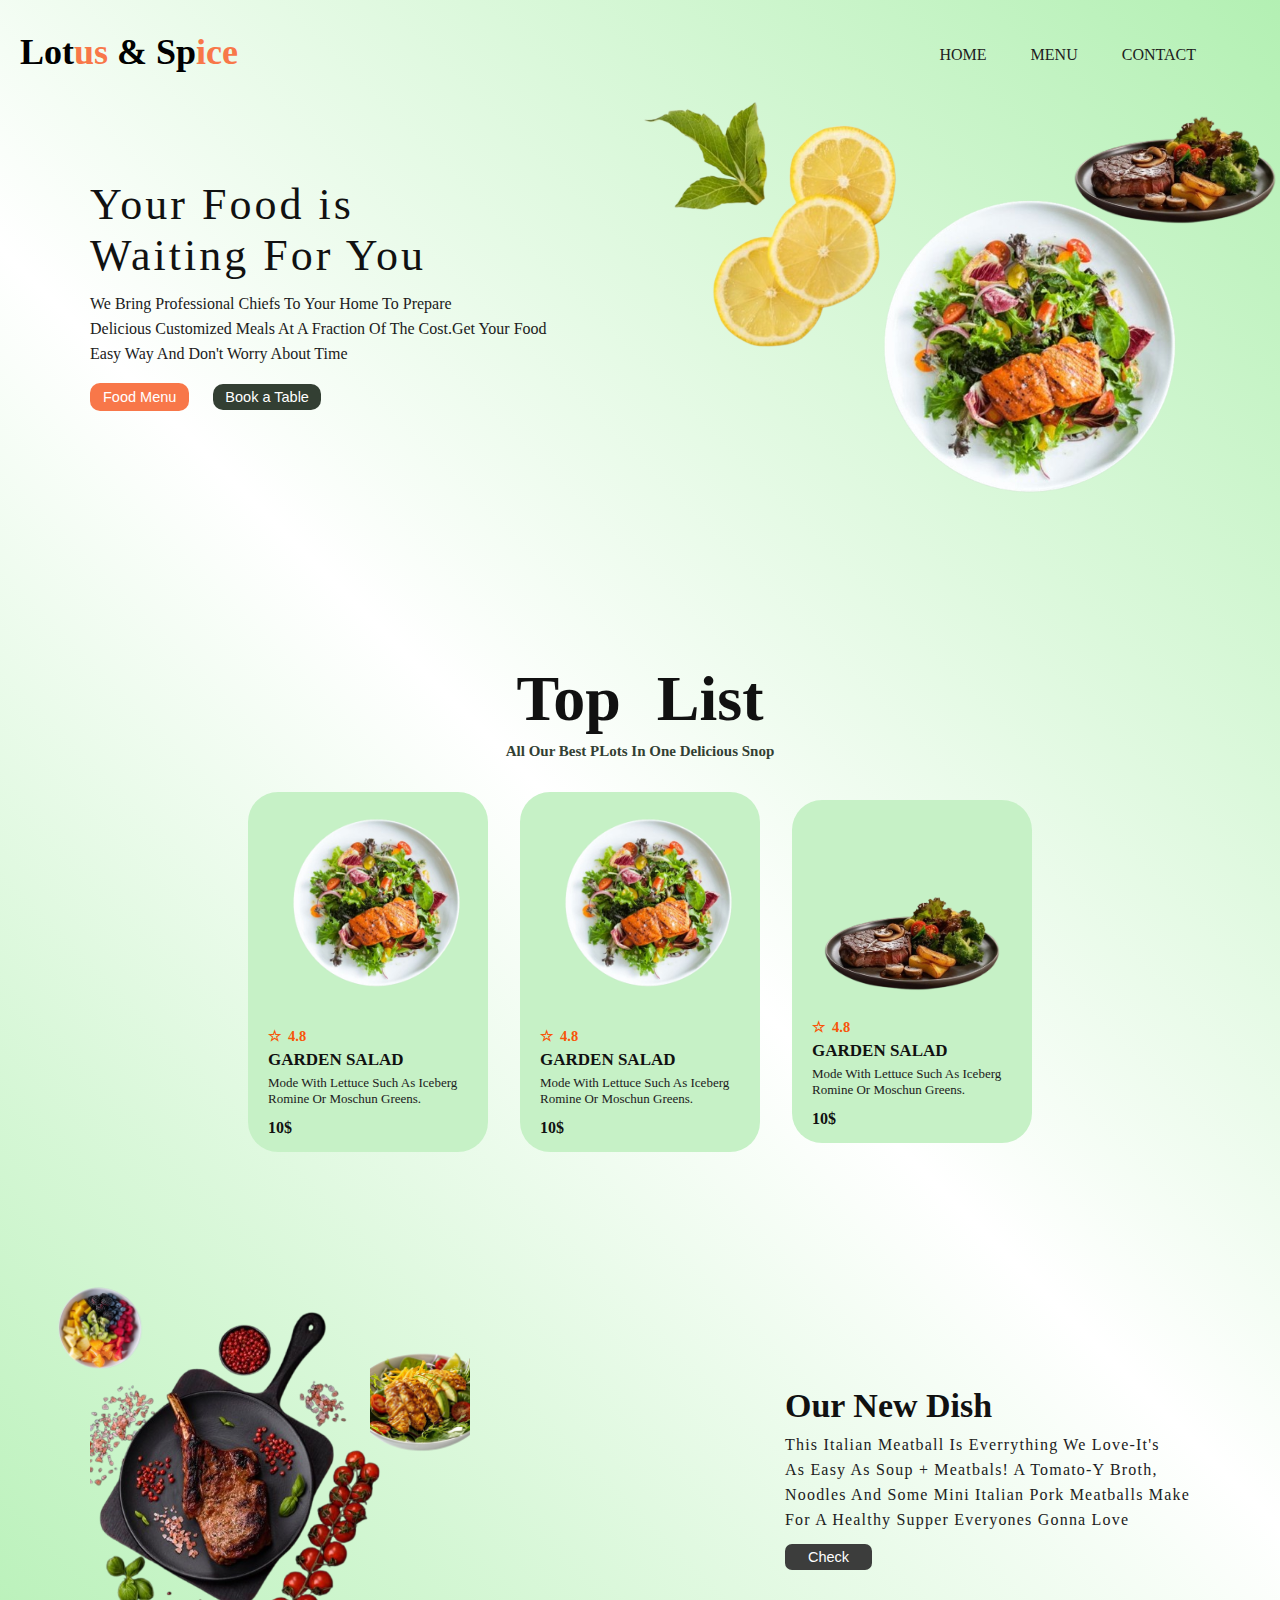
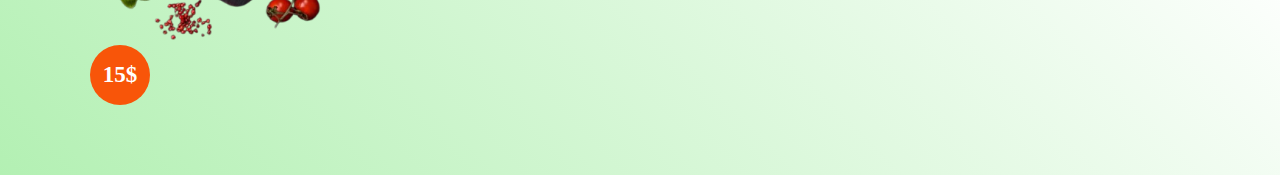
<file: index.html>
<!DOCTYPE html>
<html lang="en">
<head>
    <meta charset="UTF-8">
    <meta name="viewport" content="width=device-width, initial-scale=1.0">
    <meta name="author" content="Blackhat">
    <title>Document</title>
    <link rel="stylesheet" href="style.css">
    <link rel="stylesheet" href="https://cdnjs.cloudflare.com/ajax/libs/font-awesome/6.6.0/css/all.min.css" integrity="sha512-Kc323vGBEqzTmouAECnVceyQqyqdsSiqLQISBL29aUW4U/M7pSPA/gEUZQqv1cwx4OnYxTxve5UMg5GT6L4JJg==" crossorigin="anonymous" referrerpolicy="no-referrer" />
    
</head>
<body>
    <header class="header">
     
        <div class="navbar">
            <h1 class="logo">
                Lot<span class="spanner">us</span> & Sp<span class="spanner">ice</span>
            </h1>
            <div class="othernav" id="othernav">
                <!-- <i class="fa fa-times" onclick="hideMenu()"></i> -->
                <ul>
                    <li><a href="/">HOME</a></li>
                    <li><a href="menu.html">MENU</a></li>
                    <li><a href="login.html">CONTACT</a></li>
                  <!--   <li><a href="">ABOUT</a></li> -->
                    <li><a href=""><i class="fa fa-shopping-cart" aria-hidden="true"></i></a></li>
                    
                </ul>
               

            </div>
            <!-- <i class="fa fa-bars" onclick="showMenu()"></i> -->
        </div>
    </header>

    <section class="waiting">
        
            <div class="container-wait">
                <div class="p-wait">
                    <p class="wit-p">Your Food is <br> Waiting For You</p>
                    <p class="other-p">
                        We Bring Professional Chiefs To your home to prepare <br> delicious  customized meals at a fraction of the cost.get your food <br>  easy  way  and don't worry about time <br>
                    </p>
                    <div class="buttons-wait">
                        <button class="foomen"><a href="menu.html">Food Menu</a></button>
                        <button class="book"><a href="">Book a Table</a></button>
                    </div>
                </div>
                

                <div class="img-wait">
                    <div class="img">
                        <img src="Images/yeahrbg.png" alt="" width="350px" >
                        <div class="leave" >
                            <img src="Images/orange.png" alt="" width="300px">
                        </div>
                        <div class="leave2">
                            <img src="Images/imgrmbg.png" alt="" width="230px" >
                        </div>
                        
                    </div>
                </div>
            </div>


            
    
        
    </section>


    <section class="list">
        <div class="list-container">
            <h1 class="list-h">Top List</h1>
        <h5 class="list-h5">All Our Best PLots In One Delicious Snop</h5> 
        </div>
        <div class="listercont">
            <div class="foodcontainer">
                <div class="img-list">
                    <img src="Images/yeahrbg.png" alt="" width="200px">
                </div>
                <div class="starlit">
                    <p><span class="yeah">&star;</span>4.8</p></div>
                <div class="descrip-conter">
                    <h4 class="h4-h">garden salad</h4>
                    <p class="descrip-p">
                        mode with lettuce such as iceberg <br> romine or moschun greens.
                    </p>
                </div>
                <div class="pricing-list">
                    <div class="price">10&dollar;</div>
                    <div class="add-sign"><i class="fa fa-plus-circle" aria-hidden="true"></i></div>

                </div>
            </div>
            <div class="foodcontainer">
                <div class="img-list">
                    <img src="Images/yeahrbg.png" alt="" width="200px">
                </div>
                <div class="starlit"> <p><span class="yeah">&star;</span>4.8</p></div>
                <div class="descrip-conter">
                    <h4 class="h4-h">garden salad</h4>
                    <p class="descrip-p">
                        mode with lettuce such as iceberg <br> romine or moschun greens.
                    </p>
                </div>
                <div class="pricing-list">
                    <div class="price">10&dollar;</div>
                    <div class="add-sign"><i class="fa fa-plus-circle" aria-hidden="true"></i></div>

                </div>
            </div>
            <div class="foodcontainer">
                <div class="img-list">
                    <img src="Images/imgrmbg.png" alt="" width="200px" >
                </div>
                <div class="starlit"> <p><span class="yeah">&star;</span>4.8</p></div>
                <div class="descrip-conter">
                    <h4 class="h4-h">garden salad</h4>
                    <p class="descrip-p">
                        mode with lettuce such as iceberg <br> romine or moschun greens.
                    </p>
                </div>
                <div class="pricing-list">
                    <div class="price">10&dollar;</div>
                    <div class="add-sign"><i class="fa fa-plus-circle" aria-hidden="true"></i></div>

                </div>
            </div>
        </div>
        

        </div>
    
    </section>
    


<section class="newdish">

    <div class="dish-cont">

        
        <h3 class="media">New Dish</h3>
        <div class="image-dish-yeah">
            <img src="Images/steakbg.png" alt="" width="300p">
            <div class="img1"><img src="Images/fruitbg.png" alt="" width="100px"></div>
            <div class="img2"><img src="Images/saladbg.png" alt="" width="100px"></div>
            <p class="pricedish-p">15&dollar;</p>
        </div>
        
    </div>
    <div class="descrip-new-dish">
        <h5 class="h5-h5">Our new dish</h5>
        <p class="newer-dishp">This italian meatball is everrything we love-it's <br> as easy as soup + meatbals! A tomato-Y broth,<br> noodles and some mini italian pork meatballs make <br> for a healthy supper everyones gonna love</p>
        <button class="check-btn"><a href="check.html">Check</a></button>
    </div>
</section>


<section class="about">
    <div class="conneccted">
        <a href=""><i class="fa fa-facebook-square" aria-hidden="true"></i></i></a>
        <a href=""><i class="fa fa-instagram" aria-hidden="true"></i></a>
        <a href=""><i class="fa fa-linkedin" aria-hidden="true"></i></a>
        <a href=""><i class="fa fa-twitter" aria-hidden="true"></i></a>
    </div>
</section>
<!-- <script src="./script.js"></script> -->
</body>
</html>
</file>
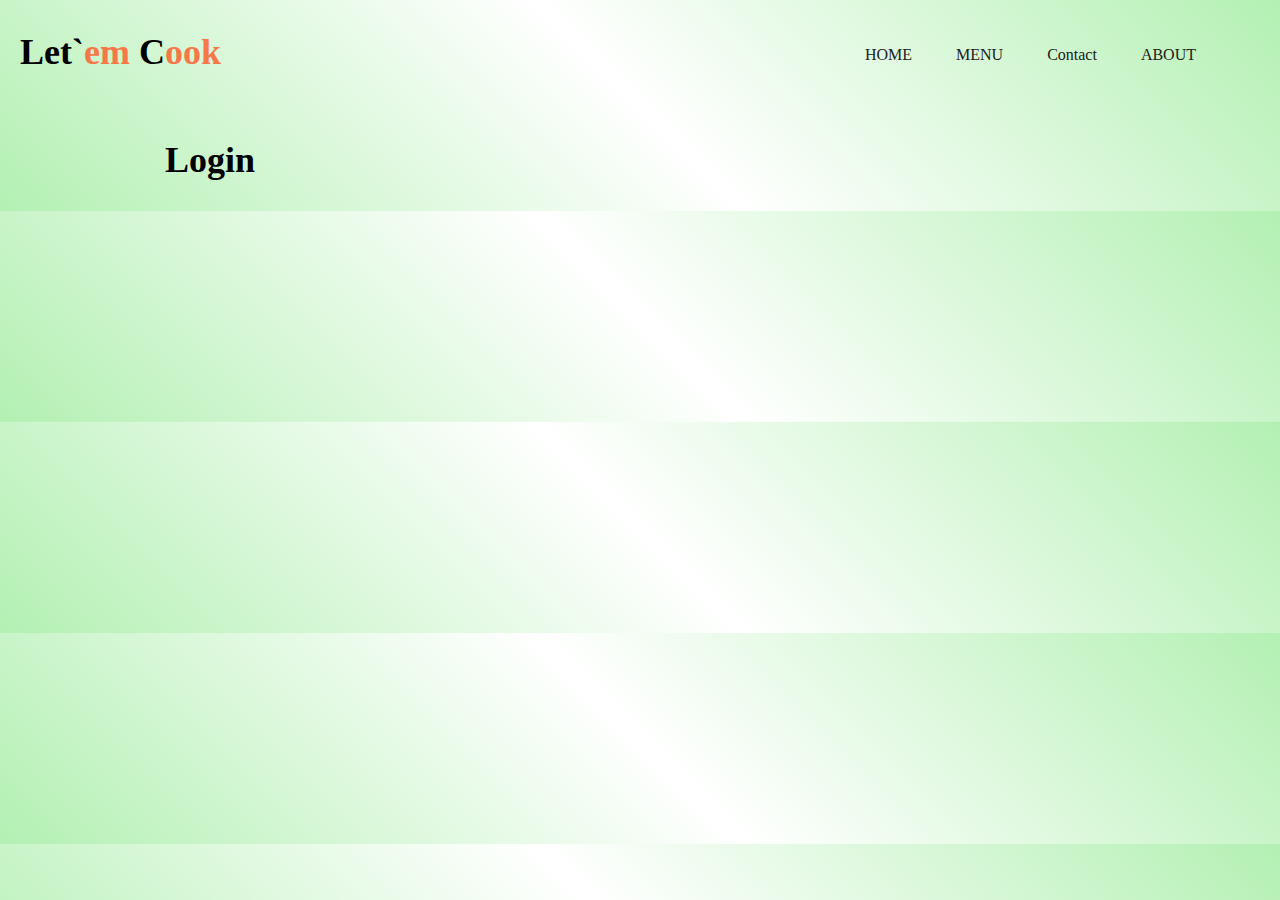
<file: contact.html>
<!DOCTYPE html>
<html lang="en">
<head>
    <meta charset="UTF-8">
    <meta name="viewport" content="width=device-width, initial-scale=1.0">
    <meta name="author" content="Blackhat">
    <link rel="stylesheet" href="style.css">
    <link rel="stylesheet" href="https://cdnjs.cloudflare.com/ajax/libs/font-awesome/6.6.0/css/all.min.css" integrity="sha512-Kc323vGBEqzTmouAECnVceyQqyqdsSiqLQISBL29aUW4U/M7pSPA/gEUZQqv1cwx4OnYxTxve5UMg5GT6L4JJg==" crossorigin="anonymous" referrerpolicy="no-referrer" />
    <title>Document</title>
</head>
<body>
    <header class="header">
     
        <div class="navbar">
            <h1 class="logo">
                Let`<span class="spanner">em</span> C<span class="spanner">ook</span>
            </h1>
            <div class="othernav">
                <ul>
                    <li><a href="/">HOME</a></li>
                    <li><a href="menu.html">MENU</a></li>
                    <li><a href="contact.html">Contact</a></li>
                    <li><a href="">ABOUT</a></li>
                    <li><a href=""><i class="fa fa-shopping-cart" aria-hidden="true"></i></a></li>
                    
                </ul>
            </div>
        </div>
    </header>
</body>

        <section class="contact">
            <div class="wraper">
                <h1 class="cont">Login</h1>
                
                </div>
        </section>


</html>
</file>
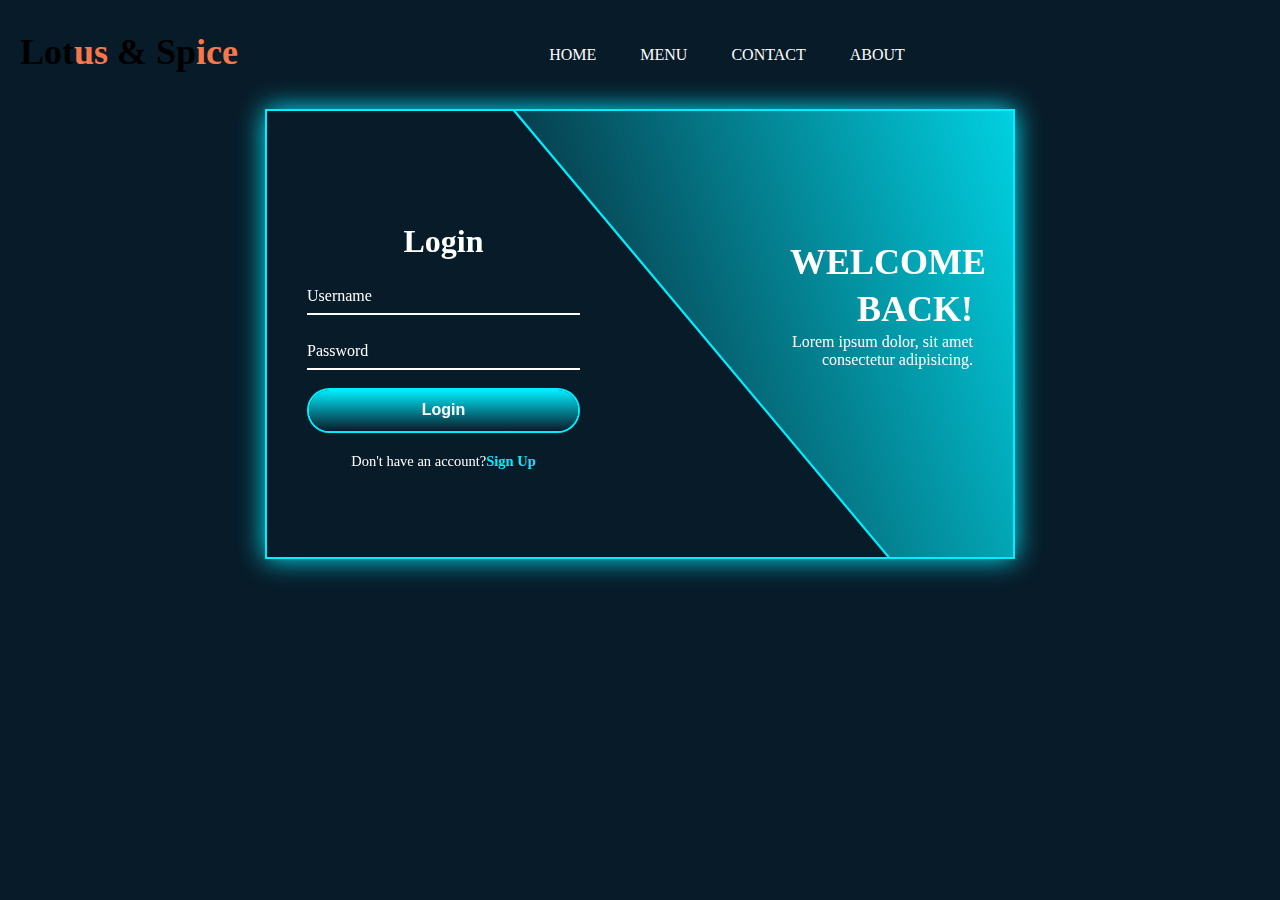
<file: login.html>
<!DOCTYPE html>
<html lang="en">
<head>
    <meta charset="UTF-8">
    <meta name="viewport" content="width=device-width, initial-scale=1.0">
    <link rel="icon" href="images/favicon.ico">
    <link rel="stylesheet" href="login.css">
    
    <!-- <link rel="stylesheet" href="sty.css"> -->
    <title>Login Page-Formula1</title>
    
</head>
<body>
    <!-- <div class="navbar"> 
        <div class="icon">
            <img src = "images/logo1.jpg" alt = "F1 Logo" width="190px" height="130px">
        </div>
        <div class="nav">
            <div>            
                <a href = "home.html">HOME</a>
            </div>
            <div>
                <a href = "drivers.html">DRIVERS</a>
            </div>
            <div>
                <a href = "about.html">ABOUT</a>
            </div>
            <div>
                <a href = "contact.html">CONTACTS</a>
            </div>
            <div class = "active">
                <a href = "teams.html">TEAMS</a>
            </div> 
            <div>
                <a href = "register.php">REGISTRATION</a>
            </div>
            <div>
                <a href = "account.html">ACCOUNT</a>
            </div>
        </div>
    </div>-->
    <header class="header">
     
        <div class="navbar">
            <h1 class="logo">
                Lot<span class="spanner">us</span> & Sp<span class="spanner">ice</span>
            </h1>
            <div class="othernav">
                <i class="fa fa-times" onclick="hideMenu()"></i>
                <ul>
                    <li><a href="/">HOME</a></li>
                    <li><a href="menu.html">MENU</a></li>
                    <li><a href="login.html">CONTACT</a></li>
                    <li><a href="">ABOUT</a></li>
                    <li><a href=""><i class="fa fa-shopping-cart" aria-hidden="true"></i></a></li>
                    
                </ul>
               

            </div>
            <i class="fa fa-bars" onclick="showMenu()"></i>
        </div>
    </header>
    <div class="animator-box">



        <div class="container">
            <span class="bg-animation"></span>
            <span class="bg-animation2"></span>
    
            <div class="input-box login">
                <h2 class="animation" style="--i:0;  --j:21;">Login</h2>
                <form action="#">
                    <div class="input animation " style="--i:1;  --j:22;">                    
                        <input type="text" required maxlength="16">
                        <label for="Username">Username</label>
                        <!-- <i class='bx bxs-user'></i> -->
                    </div>          
                    <div class="input animation" style="--i:2;  --j:23;">                      
                        <input type="password" required maxlength="10">
                        <label for="Password">Password</label>
                    </div>
                    <div>
                        <button type="submit" class="btn animation" style="--i:3;  --j:24;"> Login</button>
                    </div>
                    <div class="signup animation" style="--i:4;  --j:25;">
                        <p>Don't have an account?<a href="#" class="register-link">Sign Up</a></p>
                    </div>
                </form>
            </div> 
            <div class="info-text login">
                <h2 class="animation" style="--i:0;  --j:20;">Welcome Back!</h2>
                <p class="animation" style="--i:1; --j:21;">Lorem ipsum dolor, sit amet consectetur adipisicing.</p>
            </div>
    
            <div class="input-box register">           
                <h2 class="animation" style="--i:17; --j:0;">Sign Up</h2>
                <form action="#">
                    <div class="input animation" style="--i:18; --j:1;">                    
                        <input type="text" required>
                        <label for="Username">Username</label>
                        <!-- <i class='bx bxs-user'></i> -->
                    </div> 
                    <div class="input animation" style="--i:19; --j:2;">                      
                        <input type="email" required>
                        <label for="email">Email</label>
                    </div>         
                    <div class="input animation" style="--i:20; --j:3;">                      
                        <input type="password" required>
                        <label for="Password">Password</label>
                    </div>
                    <div>
                        <button type="submit" class="btn animation" style="--i:21; --j:4;">Sign Up</button>
                    </div>
                    <div class="signup animation" style="--i:22; --j:5;">
                        <p>Already have an account?<a href="#" class="login-link"> Login</a></p>
                    </div>
                </form>
            </div>  
            <div class="info-text register">
                <h2 class="animation" style="--i:17; --j:0;">Welcome Back!</h2>
                <p class="animation" style="--i:18; --j:1;">Lorem ipsum dolor, sit amet consectetur adipisicing.</p>
            </div>
        </div>
    

    </div>
    
   
    <script src="script.js"></script>

</body>
</html>
</file>
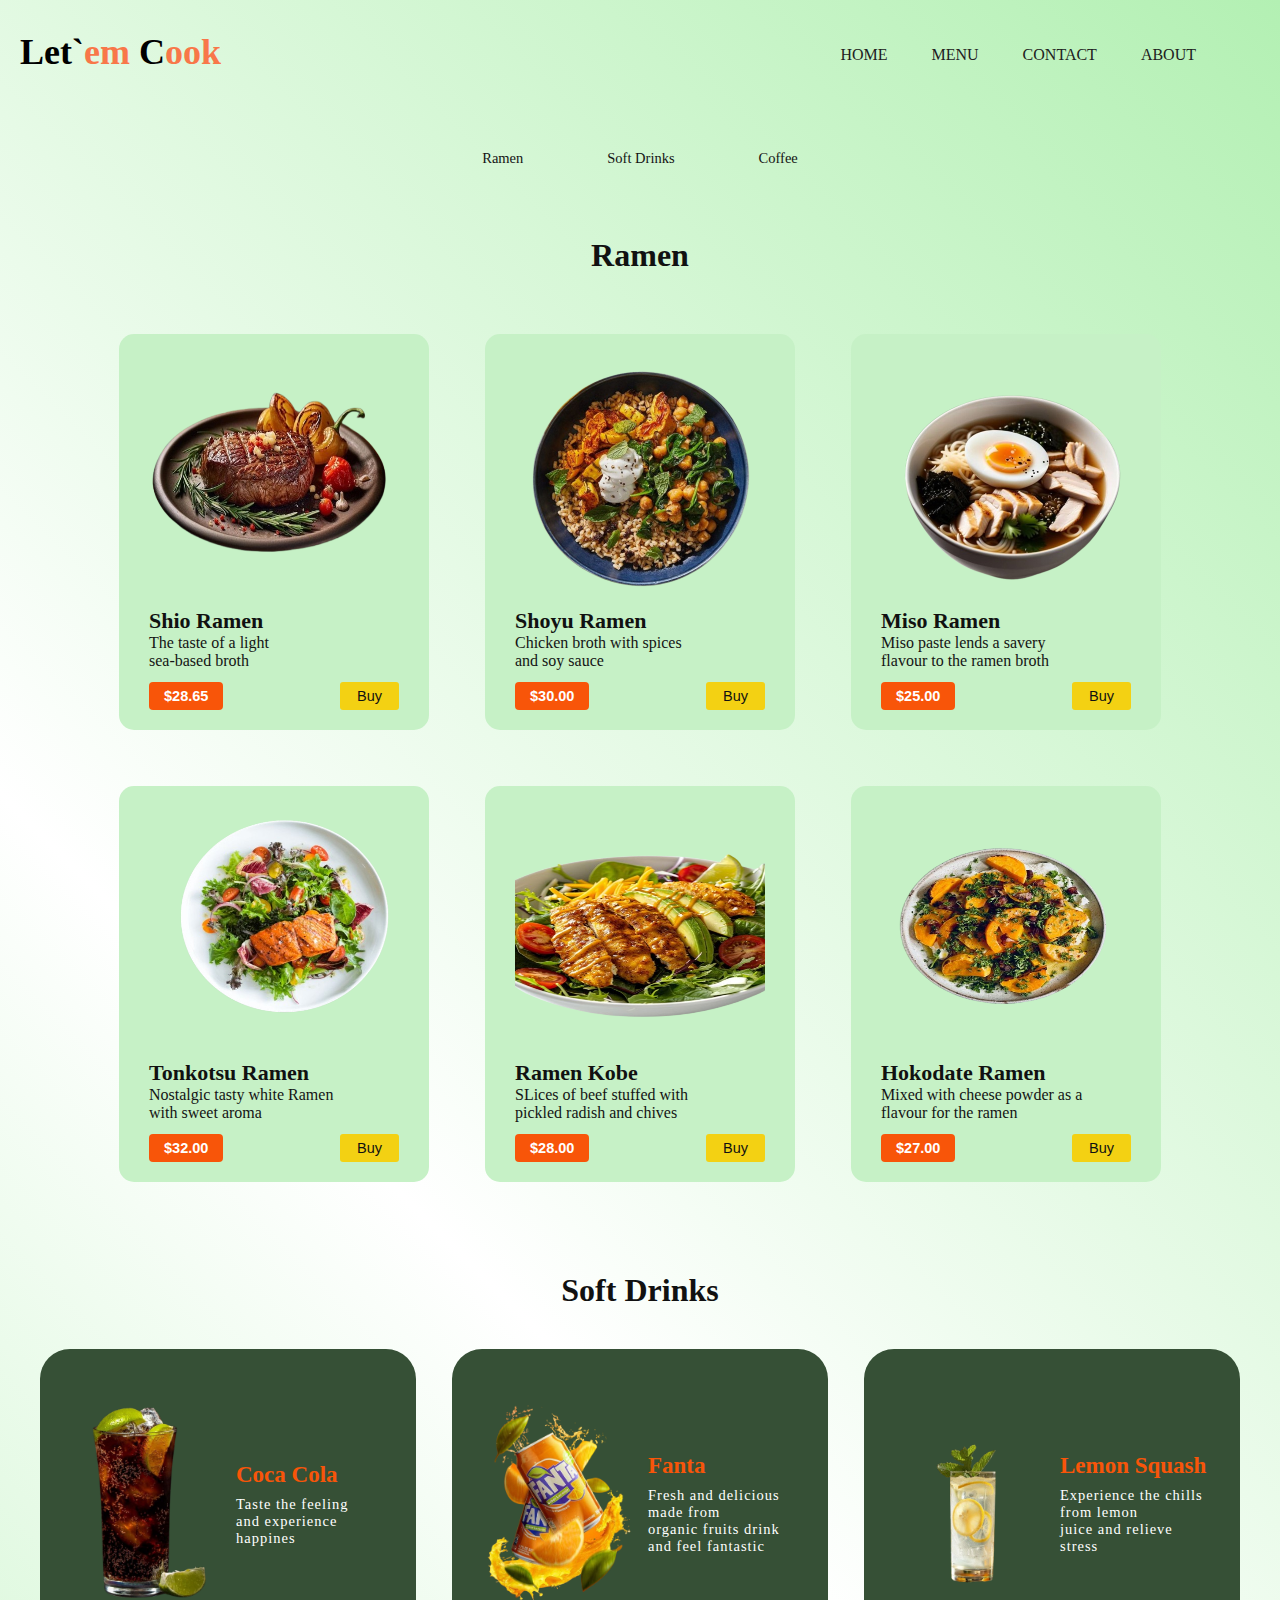
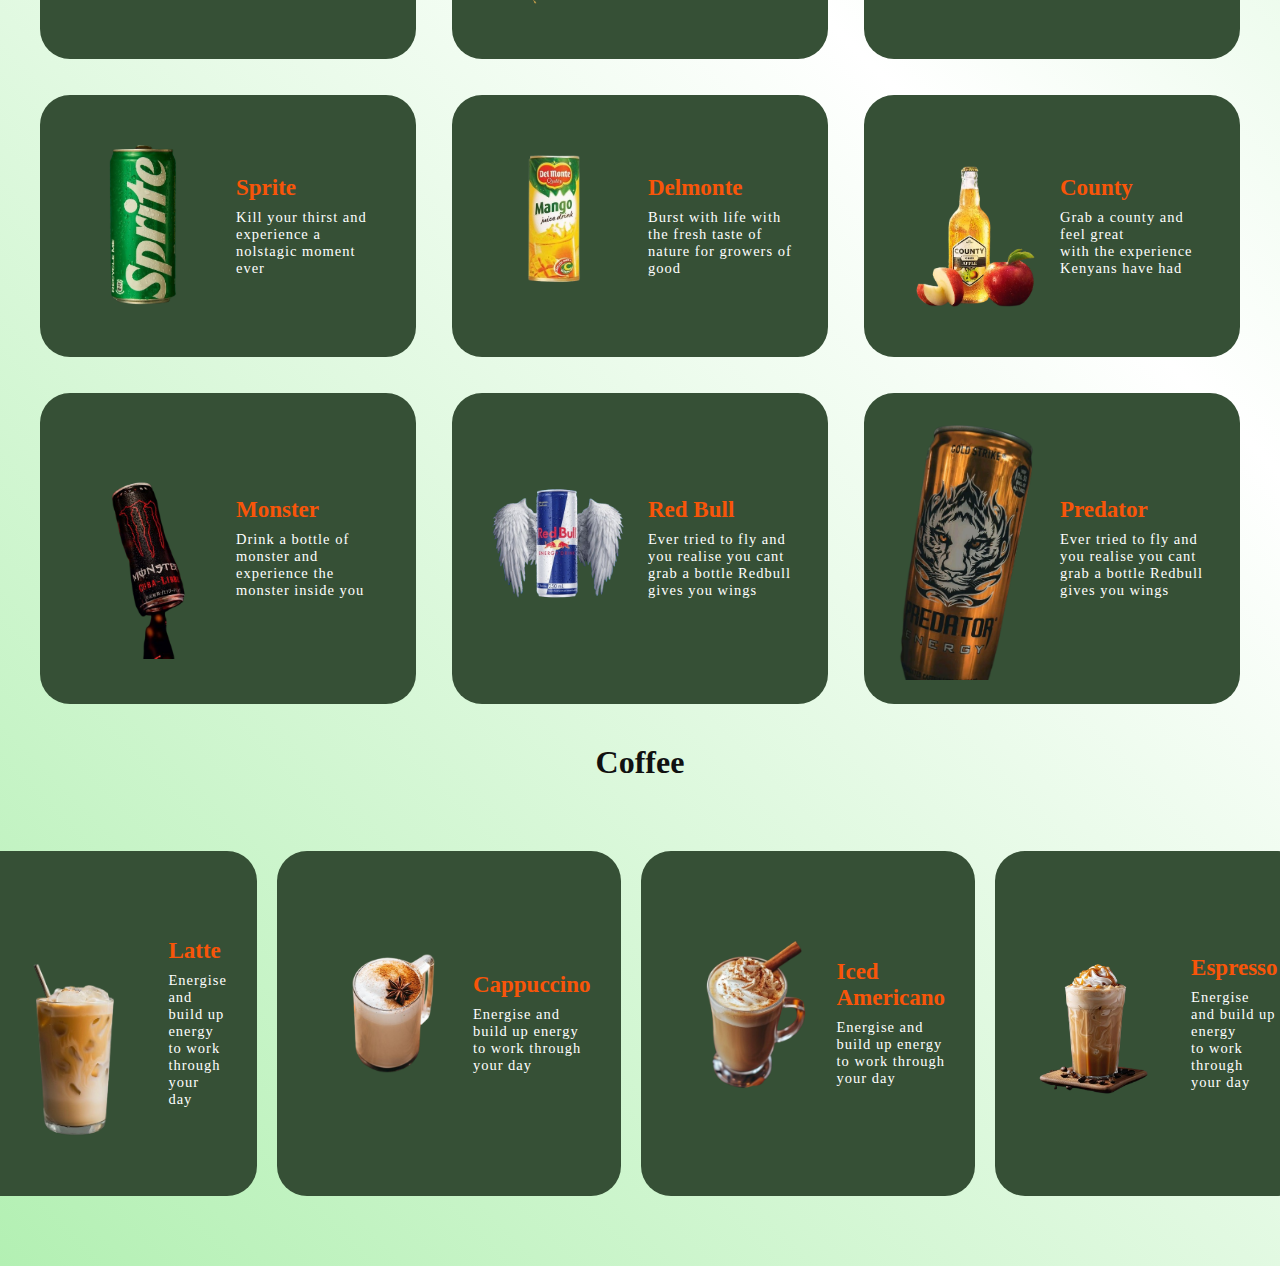
<file: menu.html>
<!DOCTYPE html>
<html lang="en">
<head>
    <meta charset="UTF-8">
    <meta name="viewport" content="width=device-width, initial-scale=1.0">
    <meta name="author" content="Giddie">
    <title>Document</title>
    <link rel="stylesheet" href="style.css">
    <link rel="stylesheet" href="https://cdnjs.cloudflare.com/ajax/libs/font-awesome/6.6.0/css/all.min.css" integrity="sha512-Kc323vGBEqzTmouAECnVceyQqyqdsSiqLQISBL29aUW4U/M7pSPA/gEUZQqv1cwx4OnYxTxve5UMg5GT6L4JJg==" crossorigin="anonymous" referrerpolicy="no-referrer" />
</head>
<body>
    <header class="header">
     
        <div class="navbar">
            <h1 class="logo">
                Let`<span class="spanner">em</span> C<span class="spanner">ook</span>
            </h1>
            <div class="othernav">
<!--                 <i class="fa fa-times" onclick="hideMenu()"></i> -->
                <ul>
                    <li><a href="/">HOME</a></li>
                    <li><a href="menu.html">MENU</a></li>
                    <li><a href="login.html">CONTACT</a></li>
                    <li><a href="">ABOUT</a></li>
                    <li><a href=""><i class="fa fa-shopping-cart" aria-hidden="true"></i></a></li>
                    
                </ul>
            </div>
        </div>
        <div class="next">
            <div class="othernaver">
                <ul>
                    <li><a href="#ramen">Ramen</a></li>
                    <li><a href="#softdrinks">Soft  Drinks</a></li>
                    <li><a href="#coffee">Coffee</a></li>
                    <!-- li><a href="#tea">Tea</a></li>
                    <li><a href="#snacks">Snacks</a></li -->
                    
                    
                </ul>
            </div>
            <!-- <i class="fa fa-bars" onclick="showMenu()"></i> -->
        </div>
        
    </header>
    <main class="main">
        <section class="food-html" id="ramen">

            <h3 class="ramen">Ramen</h3>
            
            <div class="foo-cont">

                <div class="contaienr-menu">
                    <div class="menu-box">
    
                        <div class="img-box">
                            <img src="Images/real_steak-removebg-preview.png" alt="" width="250px" height="250px">
                        </div>
                        <div class="name-food">
                            <p class="namef">Shio Ramen</p>
                        </div>
                        <div class="descrip-food">
                            <p class="descripf">The taste of a light <br> sea-based broth</p>
                        </div>
                        <div class="foodprice">
                            <button class="pricef">&dollar;28.65</button>
                            <button class="purchase-button">Buy</button>
    
                        </div>
    
                    </div>
    
                    <div class="menu-box">
    
                        <div class="img-box">
                            <img src="Images/pilau-removebg-preview.png" alt="" width="250px" height="250px">
                        </div>
                        <div class="name-food">
                            <p class="namef">Shoyu Ramen</p>
                        </div>
                        <div class="descrip-food">
                            <p class="descripf">Chicken broth with spices <br> and soy sauce</p>
                        </div>
                        <div class="foodprice">
                            <button class="pricef">&dollar;30.00</button>
                            <button class="purchase-button">Buy</button>
    
                        </div>
    
                
                    </div>
    
                    <div class="menu-box">
    
                        <div class="img-box">
                            <img src="Images/Ramen1__1_-removebg-preview.png" alt="" width="250px" height="250px">
                        </div>
                        <div class="name-food">
                            <p class="namef">Miso Ramen</p>
                        </div>
                        <div class="descrip-food">
                            <p class="descripf">Miso paste lends a savery <br>flavour to the ramen broth</p>
                        </div>
                        <div class="foodprice">
                            <button class="pricef">&dollar;25.00</button>
                            <button class="purchase-button">Buy</button>
    
                        </div>
    
                    </div>
    
    
                    <div class="menu-box">
    
                        <div class="img-box">
                            <img src="Images/yeahrbg.png" alt="" width="250px" height="250px">
                        </div>
                        <div class="name-food">
                            <p class="namef">Tonkotsu Ramen</p>
                        </div>
                        <div class="descrip-food">
                            <p class="descripf">Nostalgic tasty white Ramen <br> with sweet aroma</p>
                        </div>
                        <div class="foodprice">
                            <button class="pricef">&dollar;32.00</button>
                            <button class="purchase-button">Buy</button>
    
                        </div>
    
                    </div>
    
                    <div class="menu-box">
    
                        <div class="img-box">
                            <img src="Images/saladbg.png" alt="" width="250px" height="250px">
                        </div>
                        <div class="name-food">
                            <p class="namef"> Ramen Kobe</p>
                        </div>
                        <div class="descrip-food">
                            <p class="descripf">SLices of beef stuffed with <br> pickled radish and chives</p>
                        </div>
                        <div class="foodprice">
                            <button class="pricef">&dollar;28.00</button>
                            <button class="purchase-button">Buy</button>
    
                        </div>
    
                    </div>
                    
    
                    <div class="menu-box">
    
                        <div class="img-box">
                            <img src="Images/delicious-removebg-preview.png" alt="" width="250px" height="250px">
                        </div>
                        <div class="name-food">
                            <p class="namef">Hokodate Ramen </p>
                        </div>
                        <div class="descrip-food">
                            <p class="descripf">Mixed with cheese powder as a <br> flavour for the ramen</p>
                        </div>
                        <div class="foodprice">
                            <button class="pricef">&dollar;27.00</button>
                            <button class="purchase-button">Buy</button>
    
                        </div>
    
                    </div>
                    
    
    
    
                    
                </div>

            </div>
           
        </section>

        <section class="coffee" id="softdrinks">
            <h3 class="ramen">Soft Drinks</h3>
            <div class="beverages-cont">

                <div class="bev-box">
                    <div class="bevarage-box">
                        <div class="img">
                            <img src="Images/blend-coke-removebg-preview.png" alt="" width="150px">
                        </div>
                        <div class="dscrip-mg">
                            <p class="tea">Coca Cola</p>
                            <p class="descripp">Taste the feeling <br> and experience happines</p>
                        </div>
                        <div class="butoner">
                            <button class="pricef">&dollar;28.00</button>
                            <button class="purchase-button">Buy</button>
                        </div>
                    </div>

                    <div class="bevarage-box">
                        <div class="img">
                            <img src="Images/fanta-removebg-preview.png" alt="" width="150px" >
                        </div>
                        <div class="dscrip-mg">
                            <p class="tea">Fanta</p>
                            <p class="descripp">Fresh and delicious made from <br> organic fruits
                                drink and feel fantastic
                            </p>
                        </div>
                        <div class="butoner">
                            <button class="pricef">&dollar;28.00</button>
                            <button class="purchase-button">Buy</button>
                        </div>
                    </div>

                    <div class="bevarage-box">
                        <div class="img">
                            <img src="Images/squashed-removebg-preview (1).png" alt="" width="150px">
                        </div>
                        <div class="dscrip-mg">
                            <p class="tea">Lemon Squash</p>
                            <p class="descripp">Experience the chills from lemon <br>juice and relieve stress</p>
                        </div>
                        <div class="butoner">
                            <button class="pricef">&dollar;28.00</button>
                            <button class="purchase-button">Buy</button>
                        </div>
                    </div>

                    <div class="bevarage-box">
                        <div class="img">
                            <img src="Images/sprite-removebg-preview.png" alt="" width="150px">
                        </div>
                        <div class="dscrip-mg">
                            <p class="tea">Sprite</p>
                            <p class="descripp">Kill your thirst and experience a nolstagic moment ever</p>
                        </div>
                        <div class="butoner">
                            <button class="pricef">&dollar;28.00</button>
                            <button class="purchase-button">Buy</button>
                        </div>
                    </div>

                    <div class="bevarage-box">
                        <div class="img">
                            <img src="Images/delmonte-removebg-preview.png" alt="" width="150px">
                        </div>
                        <div class="dscrip-mg">
                            <p class="tea">Delmonte</p>
                            <p class="descripp">Burst with life with <br> the fresh taste of nature for growers of good</p>
                        </div>
                        <div class="butoner">
                            <button class="pricef">&dollar;28.00</button>
                            <button class="purchase-button">Buy</button>
                        </div>
                    </div>

                    <div class="bevarage-box">
                        <div class="img">
                            <img src="Images/county-removebg-preview.png" alt="" width="150px">
                        </div>
                        <div class="dscrip-mg">
                            <p class="tea">County</p>
                            <p class="descripp">Grab a county and feel great <br> with the experience Kenyans have had</p>
                        </div>
                        <div class="butoner">
                            <button class="pricef">&dollar;28.00</button>
                            <button class="purchase-button">Buy</button>
                        </div>
                    </div>

                    <div class="bevarage-box">
                        <div class="img">
                            <img src="Images/monster-removebg-preview.png" alt="" width="150px">
                        </div>
                        <div class="dscrip-mg">
                            <p class="tea">Monster</p>
                            <p class="descripp">Drink  a bottle of monster and experience the monster inside you</p>
                        </div>
                        <div class="butoner">
                            <button class="pricef">&dollar;28.00</button>
                            <button class="purchase-button">Buy</button>
                        </div>
                    </div>

                    <div class="bevarage-box">
                        <div class="img">
                            <img src="Images/redbull-removebg-preview.png" alt="" width="150px">
                        </div>
                        <div class="dscrip-mg">
                            <p class="tea">Red Bull</p>
                            <p class="descripp">Ever tried to fly and you realise you cant grab a bottle Redbull gives you wings</p>
                        </div>
                        <div class="butoner">
                            <button class="pricef">&dollar;28.00</button>
                            <button class="purchase-button">Buy</button>
                        </div>
                    </div>


                    <div class="bevarage-box">
                        <div class="img">
                            <img src="Images/predator-removebg-preview.png" alt="" width="150px">
                        </div>
                        <div class="dscrip-mg">
                            <p class="tea">Predator</p>
                            <p class="descripp">Ever tried to fly and you realise you cant grab a bottle Redbull gives you wings</p>
                        </div>
                        <div class="butoner">
                            <button class="pricef">&dollar;28.00</button>
                            <button class="purchase-button">Buy</button>
                        </div>
                    </div>
                    


                </div>
            </div>
        </section>
      
        <section class="coffees" id="coffee">
            <h3 class="ramen">Coffee</h3>
           <div class="cof-flex">

            <div class="coffee-contaner">
                <div class="caff-box-cont">
                    
                    <div class="bevarage-box">
                        <div class="img">
                            <img src="Images/latte-removebg-preview.png" alt="" width="150px">
                        </div>
                        <div class="dscrip-mg">
                            <p class="tea">Latte</p>
                            <p class="descripp">Energise and build up energy <br> to work through your day</p>
                        </div>
                        <div class="butoner">
                            <button class="pricef">&dollar;28.00</button>
                            <button class="purchase-button">Buy</button>
                        </div>
                    </div>

                    <div class="bevarage-box">
                        <div class="img">
                            <img src="Images/cppuccino-removebg-preview.png" alt="" width="150px">
                        </div>
                        <div class="dscrip-mg">
                            <p class="tea">Cappuccino</p>
                            <p class="descripp">Energise and build up energy <br> to work through your day</p>
                        </div>
                        <div class="butoner">
                            <button class="pricef">&dollar;28.00</button>
                            <button class="purchase-button">Buy</button>
                        </div>
                    </div>

                    <div class="bevarage-box">
                        <div class="img">
                            <img src="Images/iced-americano-removebg-preview.png" alt="" width="150px">
                        </div>
                        <div class="dscrip-mg">
                            <p class="tea">Iced Americano</p>
                            <p class="descripp">Energise and build up energy <br> to work through your day</p>
                        </div>
                        <div class="butoner">
                            <button class="pricef">&dollar;28.00</button>
                            <button class="purchase-button">Buy</button>
                        </div>
                    </div>

                    <div class="bevarage-box">
                        <div class="img">
                            <img src="Images/espresso-removebg-preview.png" alt="" width="150px">
                        </div>
                        <div class="dscrip-mg">
                            <p class="tea">Espresso</p>
                            <p class="descripp">Energise and build up energy <br> to work through your day</p>
                        </div>
                        <div class="butoner">
                            <button class="pricef">&dollar;28.00</button>
                            <button class="purchase-button">Buy</button>
                        </div>
                    </div>
                    
                </div>
            </div>


           </div>
            
        </section>


        
    </main>
</body>
</html>
</file>
<file: style.css>
*{
    padding: 0;
    margin: 0;
    box-sizing: border-box;
    list-style-type: none;
    font-family: 'ROBOTO' sans-serif;
}
body{
    background: linear-gradient( 45deg,#b3f0b3,#fff,#b3f0b3);
    scroll-behavior: smooth;
    overflow-x: hidden;
    width: 100%;
}
.navbar{
    display: flex;
    justify-content: space-between;
    align-items: center;
    padding: 20px;
    margin-bottom:5px ;
}
.logo{
    
    font-size: 36px;
}
.spanner{
    color: #f87749;
}
.profile{
    border-radius: 50%;
}
.othernav ul li{
    display: inline-block;
    margin: 20px;
}
.othernav ul li a{
    text-decoration: none;
    color: #202020;
}
.waiting{
    padding: 40px 60px;
    
  

}
.container-wait{
    display: flex;
    justify-content: space-between;
    align-content: center;
    margin: 30px;
    
}

.wit-p{
    color: #111;
    font-size: 44px;
    letter-spacing: 3px;
    margin-bottom: 10px;
    
}
.other-p{
    color: #202020;
    font-size: 16px;
    line-height:25px ;
    margin-bottom: 17px;
    text-transform: capitalize;
}

.foomen{
    border: none;
    padding: 6px 13px;
    background-color: rgb(248, 119, 73);
    border-radius: 10px;
    
   
}
.foomen a{
    color: #fff;
    font-size: 14.5px;
    font-weight: 500;
    text-decoration: none;
}

.book{
    border: none;
    background-color: #333f33;
    padding: 5px 12px;
    border-radius: 10px;
    margin-left: 20px;

    

}
.book a{
    color: #fff;
    font-size: 14.5px;
    text-decoration: none;
}

.img{
    position: relative;
}
.leave{
    position: absolute;

    bottom: 30%;
    left: -200px;
    
}
.leave2{
    position: absolute;
    bottom: 80%;
    right:-100px;
}
.list{
    display: flex;
    flex-direction: column;
    justify-content: center;
    align-items: center;
    padding: 30px 40px;
    gap: 2rem;
}
.list-h{
    text-align: center;
    font-size: 64px;
    color: #111;
    font-weight: 600;
    margin-bottom: 7px;
    word-spacing: 20px;
}
.list-h5{
    color: #333f33;
    font-size: 15px;
}
.listercont{
    display: flex;
    justify-content: space-between;
    align-items: center;
    gap: 2rem;
}
.foodcontainer{
    background-color: #c6f1c6;
    padding: 15px 20px;
    border-radius: 30px;
  /*   position: relative; */
}
.starlit{
    color: #f85509;
    font-size: 14.5px;
    margin-bottom:5px ;
    font-weight: 600;
}
.yeah{
    margin-right: 7px
}
.h4-h{
    text-transform: uppercase;
    color: #111;
    font-size: 17px;
    font-weight: 600;
    margin-bottom: 5px;
}
.descrip-p{
    color: #202020;
    text-transform: capitalize;
    font-size: 13px;
    margin-bottom: 12px;
}
.pricing-list{
    display: flex;
    justify-content: space-between;
    align-items: center;
    margin-top: 4px;
}
.price{
    color: #111;
    font-size: 17pxpx;
    font-weight: 600;
}
.add-sign{
    color: #f85509;
    font-size: 17px;
    font-weight: 600;
}

.newdish{
    display: flex;
    justify-content: space-between;
    align-items: center;
    padding: 40px 60px;
    margin: 30px;
}
.h5-h5{
    color: #111;
    font-size: 34px;
    font-weight: 600;
    text-transform: capitalize;
    margin-bottom: 7px;
}
.newer-dishp{
    line-height: 25px;
    letter-spacing: 1.2px;
    margin-bottom: 12px;
    color: #202020;
    font-size: 16px;
    text-transform: capitalize;
}
.check-btn{
    border: none;
    background-color: #3c3d3c;
    padding: 5px 23px;
    border-radius: 7px;
    transition: 0.1s;

}
.check-btn a{
    color: #fff;
    text-decoration: none;
    font-size: 14.5px;
    font-weight: 500;
    transition: 0.1s;
}
.check-btn:hover {
   opacity: 0.9;
   cursor: pointer;
    
}
.check-btn a:hover{
    color: #fff;
    text-decoration: none;
    font-size: 14.5px;
    font-weight: 500;
}
.image-dish-yeah{
    position: relative;
}
.img1{
    position: absolute;
    top: 0;
    left: -40px;
}
.img2{
    position: absolute;
    bottom: 50%;
    right: -80px;
}
.pricedish-p{
    display: flex;
    justify-content: center;
    align-items: center;
    position: absolute;
    bottom: 0;
    width: 60px;
    height: 60px;
    border-radius: 50%;
    background-color: #f85509;
    color: #fff;
    text-align: center;
    font-size: 23px;
    font-weight: 600;
}


/*MENU*/
.next{
    display: flex;
    justify-content: center;
    align-items: center;
}
.othernaver ul li{
    display: inline-block;
    margin: 40px;
    gap: 1rem;

}
.othernaver ul li a{
    color: #141414;
    font-size: 14.5px;
    text-decoration: none;
}
.othernaver ul li a:hover{
    border-bottom: 1px solid #f85509;
}
.food-html{
    padding: 30px 40px;
    
}
.foo-cont{
    display: flex;
    justify-content: center;
    align-items: center;
}
.ramen{
    color: #111;
    font-size: 32px;
    font-weight: 600;
    text-align: center;
}
.contaienr-menu{
    display: grid;
    grid-template-columns: repeat(3,1fr);
    margin: 40px;
    gap: 1rem;
}
.menu-box{
    background-color: #c6f1c6;
    padding: 20px 30px;
    border-radius: 15px;
    margin: 20px;
}
.namef{
    color: #111;
    font-size: 22px;
    font-weight: 600;
    ;
}
.descripf{
    color: #141414;
    font-size: 16px;
    
}

.foodprice{
    margin-top: 12px;
    display: flex;
    justify-content: space-between;
}
.pricef{
    border: none;
    padding: 6px 15px;
    background-color: #f85509;
    color: #fff;
    font-weight: 600;
    font-size: 14.5px;
    border-radius: 4px;
    margin-right: 12px;
    transition: .5s;
    
}
.pricef:hover{
    opacity: .85;
    box-shadow:  3px 3px 3px 3px rgba(0,0,0,.3);
}
.purchase-button{
    border: none;
    background-color: #f3d113;
    padding: 5px 17px;
    text-align: center;
    color: #111;
    font-size: 14.5px;
    border-radius: 3px;
}
.beverages-cont{
    display: flex;
    justify-content: center;
    align-items: center;
    /* background: url('Images/bgcoke.jpg') no-repeat; */
    background-size: cover;
    background-position: center;

}
.bev-box{
    display: grid;
    grid-template-columns: repeat(3,1fr);
    margin: 30px;
    gap: 1rem;
}
.bevarage-box{
    position: relative;
    display: flex;
    align-items: center;
   /*  justify-content: space-between; */
    gap: 1rem;
    background-color: #365036;
    border-radius: 30px;
    padding: 20px 30px;
    margin: 10px;
    color: #fff;
    
    
}
.butoner{
    display: none;
    position: absolute;
 bottom: 8%;
 right: 10px;
 background-color: #fff;
 padding: 20px 27px;
 border-radius: 15px;

}
.bevarage-box:hover .butoner{
    display: block;
    cursor: pointer;
}


.tea{
    color: #f85509;
    font-size: 23px;
    font-weight: 600;
}
.descripp{
    color: #fff;
    font-size:14.5px ;
    margin-top: 8px;
    letter-spacing: 1px;
    font-weight: 500;
}
.cof-flex{
    display: flex;
    justify-content: center;
    align-items: center;
    padding: 30px 40px;
}
.coffee-contaner{
    display: flex;
    justify-content: center;
    align-items: center;
    padding: 30px 50px;
}
.caff-box-cont{
    display: grid;
    grid-template-columns: repeat(4,1fr);
}




.body-contact{
    background-image: none;
    background: url(Images/pine.jpeg) no-repeat;
    background-size: cover;
    background-position: center;
    
}
.contacte{
   display: flex;
   justify-content: center;
   align-items: center;
   min-height: 100vh;

}
.wraper{
    background: transparent;
    width: 420px;
    color: var(--color);
    padding: 30px 40px;
    border: var(--border);
    border-radius: 40px;
    backdrop-filter: blur(10%);
}
.cont{
    text-align: center;
    font-size: 36px;
}
.wraper .input-box{
    width: 100%;
    height: 45px;
    background: transparent;
    margin: 30px 0;
    border: 2px solid rgba(255,255,255,.2);
    border-radius: 40px;

}
.input-box input{
    width: 100%;
    height: 100%;
    background: transparent;
    border: none;
    outline: none;
    color: #fff;
    font-size: 16px;
    padding: 20px 45px 20px 20px;
   
}
.input-box input::placeholder{
    color: var(--color);
}
.remember{
    display: flex;
    justify-content: space-between;
    margin: -15px 0 15px;
}
.remember label input{
    accent-color: #fff;
    margin-right: 4px;
}
.remember a{
    text-decoration: none;
    color: var(--color);
}
.remember a:hover{
    text-decoration: underline;
}
.wraper .button{
    width: 100%;
    height: 45px;
    color: #333;
    background: #fff;
    border: none;
    outline: none;
    border-radius: 40px;
    font-size: 16px;
    font-weight: 600;
}

.register{
    text-align: center;
    margin: 20px 0 20px;
    font-size: 14.5px;
}
.register p a{
    color: var(--color);
    text-decoration: none;
    font-weight: bold;
    
}
.register p a:hover{
    text-decoration: underline;
}
img{
   /*  max-width: 100%;
    max-height: 100%; */
}
.media{
    color: #111;
    font-size: 24px;
    text-align: center;
    display: none;
}
header .fa{
    display: none;
}


@media screen and (max-width:800px) {
    .header{
        
    }
    .othernav{
        position: absolute;
        background-color: #f44336;
        height: 100vh;
        width: 200px;
        top: 0;
        right:  0;
        display: none;
        z-index: 2;
        text-align: left;
        transition: 1s;
    }
    .container-wait{
        display: grid;
        gap: 1rem;

    

    }
    .p-wait{
        margin-bottom: 30%;
    }
    .img-wait{
        display: flex;
        justify-content: center;
        align-items: center;
        margin-left: 22%;
        width: 80%;
        align-items: center;
    }

    /*List*/
    .listercont{
        display: grid;
    }
    .foodcontainer{
        width: 100%;
    }
    .newdish{
        display: grid;
        gap: 3rem;
    }
    .media{
        display: block;
    }
    header .fa{
        display: block;
        margin: 10px;
        color: #fff;
        cursor: pointer;
        font-size: 22px;
    }
    .othernav ul{
        padding: 30px;
    }
    .dish-cont{

    }

    /*menu*/
    .contaienr-menu{
        display: grid;
        grid-template-columns: repeat(2,1fr);
        
    }
    .bev-box{
        display: grid;
        grid-template-columns: repeat(2,1fr);
    }
    .caff-box-cont{
        display: grid;
        grid-template-columns: repeat(2,1fr);
    }
    .othernaver ul li{
        display: inline-block;
        margin: 10px;
    }
    .fa-bars{}
}


@media screen and (max-width:600px) {

    .logo{
        font-size: 29px;
        
    }



    .othernav{
        position: absolute;
        background-color: #f44336;
        height: 100vh;
        width: 200px;
        top: 0;
        right:  -400px;
        z-index: 2;
        text-align: left;
        transition: 1s;
    }
    .container-wait{
        display: grid;
        gap: 1rem;
        grid-template-columns: repeat(1,1fr);

    

    }
    .p-wait{
        margin-bottom: 30%;
    }
    .img-wait{
        display: flex;
        justify-content: center;
        align-items: center;
        margin-left: 22%;
        width: 80%;
        align-items: center;
    }

    /*List*/
    .listercont{
        display: grid;
    }
    .foodcontainer{
        width: 100%;
    }
    .newdish{
        display: grid;
        gap: 3rem;
    }
    .media{
        display: block;
    }
    .dish-cont{}

    .contaienr-menu{
        display: grid;
       grid-template-columns: repeat(1,1fr);
        
    }
    .bev-box{
        display: grid;
        grid-template-columns: repeat(1,1fr);
    }
    .caff-box-cont{
        display: grid;
        grid-template-columns: repeat(1,1fr);
    }
}
</file>
<file: login.css>
*{
            margin: 0;
            padding: 0;
            box-sizing: border-box;
        } 
        body{
            background: #081b29;
           
            min-height: 100vh;

        } 
        othernav ul li a{
            color: #fff;
        }

        .animator-box{
            display: flex;
            justify-content: center; 
            align-items: center; 
        }
        .navbar{
            display: flex;
            justify-content: space-between;
            align-items: center;
            padding: 20px;
            margin-bottom:5px ;
        }
        .logo{
            
            font-size: 36px;
        }
        .spanner{
            color: #f87749;
        }
        .profile{
            border-radius: 50%;
        }
        .othernav ul li{
            display: inline-block;
            margin: 20px;
        }
        .othernav ul li a{
            text-decoration: none;
            color: #fff;
        }             
        .container{           
            position: relative;
            width: 750px;
            height: 450px;
            background: transparent;
            border: 2px solid #0ef;
            box-shadow: 0 0 25px #0ef;
            overflow: hidden;
        } 
        .container .input-box{
            position: absolute;
            top: 0;
            width: 50%;
            height: 100%;
            display: flex;
            flex-direction: column;
            justify-content: center;
        }
        .container .input-box.login{           
            left: 0;
            padding: 0 60px 0 40px;
        }    
        .container .input-box.login .animation{
            transform: translateX(0);
            opacity: 1;
            filter: blur(0);
            transition: .7s ease;
            transition-delay: calc(.1s * var(--j));
        }
        .container.active .input-box.login .animation{
            transform: translateX(-120%);
            opacity: 0;
            filter: blur(10px);
            transition-delay: calc(.1s * var(--i));
        }
        .container .input-box.register{
            right: 0;
            padding: 0 40px 0 60px;
            pointer-events: none;
        }
        .container.active .input-box.register{
            pointer-events: auto;
        }
        .container .input-box.register .animation{
            transform: translateX(120%);
            opacity: 0;
            filter: blur(10px);
            transition: .7s ease;
            transition-delay: calc(.1s * var(--j));
        }
        .container.active .input-box.register .animation{
            transform: translateX(0);
            opacity: 1;
            filter: blur(0);
            transition-delay: calc(.1s * var(--i));

        }
         .input-box  h2{
            font-size: 32px;
            color: #fff;
            text-align: center;
        }
        .input-box .input{
            position: relative;
            width: 100%;
            height: 20%;
            margin: 18px 0;
        }
        .input input{
           width: 100%; 
           height: 100%;
           background: transparent;
           border: none;
           outline: none;
           border-bottom: 2px solid #fff;
           padding-right: 23px;
           font-size: 16px;
           color: #fff;
           font-weight: 500;
           transition: .5s;
        }
        .input input:focus,
        .input input:valid {
            border-bottom-color: #0ef;
        }
        
        .input label{
            position: absolute;
            top: 50%;
            left: 0;
            transform: translateY(-50%);
            font-size: 16px;
            color: #fff;
            pointer-events: none;
            transition: .5s ease-in-out all;
        }
        .input input:focus~label,
        .input input:valid~label {
            top: -5px;
            color: #0ef;            
        }
        
        .input i{
            position: absolute;
            top: 50%;
            right: 0;
            transform: translateY(-50%);
            font-size: 18px;
            color: #fff;
            transition: .5s;
        } 
        .input input:focus~i,
        .input input:valid~i {
            color: #0ef;
        }
        .btn{
            position: relative;
            width: 100%;
            height: 45px;
            background: transparent;
            border: 2px solid #0ef;
            outline: none;
            border-radius: 40px;
            cursor: pointer;
            font-size: 16px;
            color: #fff;
            font-weight: 600;
            z-index: 1;
            overflow: hidden;
        }
        .btn::before{
            content: '';
            position: absolute;
            top: -100%;
            left: 0;            
            width: 100%;
            height: 300%;
            background: linear-gradient(#081b29, #0ef, #081b29, #0ef);
            z-index: -1;
            transition: .5s ease-in-out;
        }
        .btn:hover:before{
            top: 0;
        }
        .input-box .signup{
            font-size: 14.5px;
            color: #fff;
            text-align: center;
            margin: 20px 0 10px;
        }
        .signup p a{
            color: #0ef;
            text-decoration: none;
            font-weight: 600;
        }
        .signup p a:hover{
            text-decoration: underline;
        }
        .container .info-text{
            position: absolute;
            top: 0;
            width: 50%;
            height: 100%;
            display: flex;
            flex-direction: column;
            justify-content: center;
            

        }
        .container .info-text.login{
            right: 0;
            text-align: right;
            padding: 0 40px 60px 150px;
            
        }
        .container .info-text.login .animation{
            transform: translateX(0);
            opacity: 1;
            filter: blur(0);
            transition: .7s ease;
            transition-delay: calc(.1s * var(--j));
        }
        .container.active .info-text.login .animation{
            transform: translateX(120%);
            opacity: 0;
            filter: blur(10px);
            transition-delay: calc(.1s * var(--i));
        }
         
        .container .info-text.register{
            left: 0;
            text-align: left;
            padding: 0 150px 60px 40px;
            pointer-events: none;
        }
        .container.active .info-text.register{
            pointer-events: auto;
        }
        .container .info-text.register .animation{
            transform: translateX(-129%);
            opacity: 0;
            filter: blur(10px);
            transition: .7s ease;
            transition-delay: calc(.1s * var(--j));

        }
        .container.active .info-text.register .animation{
            transform: translateX(0);
            opacity: 1;
            filter: blur(0);
            transition-delay: calc(.1s * var(--i));

        }
        .info-text h2{
            font-size: 36px;
            color: #fff;
            line-height: 1.3;
            text-transform: uppercase;
        }
        .info-text p{
            font-size: 16px;
            color: #fff;

        }
        .container .bg-animation{
            position: absolute;
            top: -4px;
            right: 0;
            width: 850px;
            height: 600px;
            background: linear-gradient(45deg, #081b29, #0ef);
            border-bottom: 3px solid #0ef;
            transform: rotate(10deg) skewY(40deg);            
            transform-origin: bottom right;
            transition: 1.5s ease;
            transition-delay: 1.6s;
        }
        .container.active .bg-animation{
            transform: rotate(0deg) skewY(0deg);
            transition-delay: .5s;
        }
        .container .bg-animation2{
            position: absolute;
            top: 100%;
            left: 250px;
            width: 850px;
            height: 700px;
            background: #081b29;
            border-top: 3px solid #0ef;            
            transform: rotate(0deg) skewY(0deg);
            transform-origin: bottom left;
            transition: 1.5s ease;
            transition-delay: .5s;
        }
        .container.active .bg-animation2{
            transform: rotate(-11deg) skewY(-41deg);
            transition-delay: 1.2s;
        }
</file>
